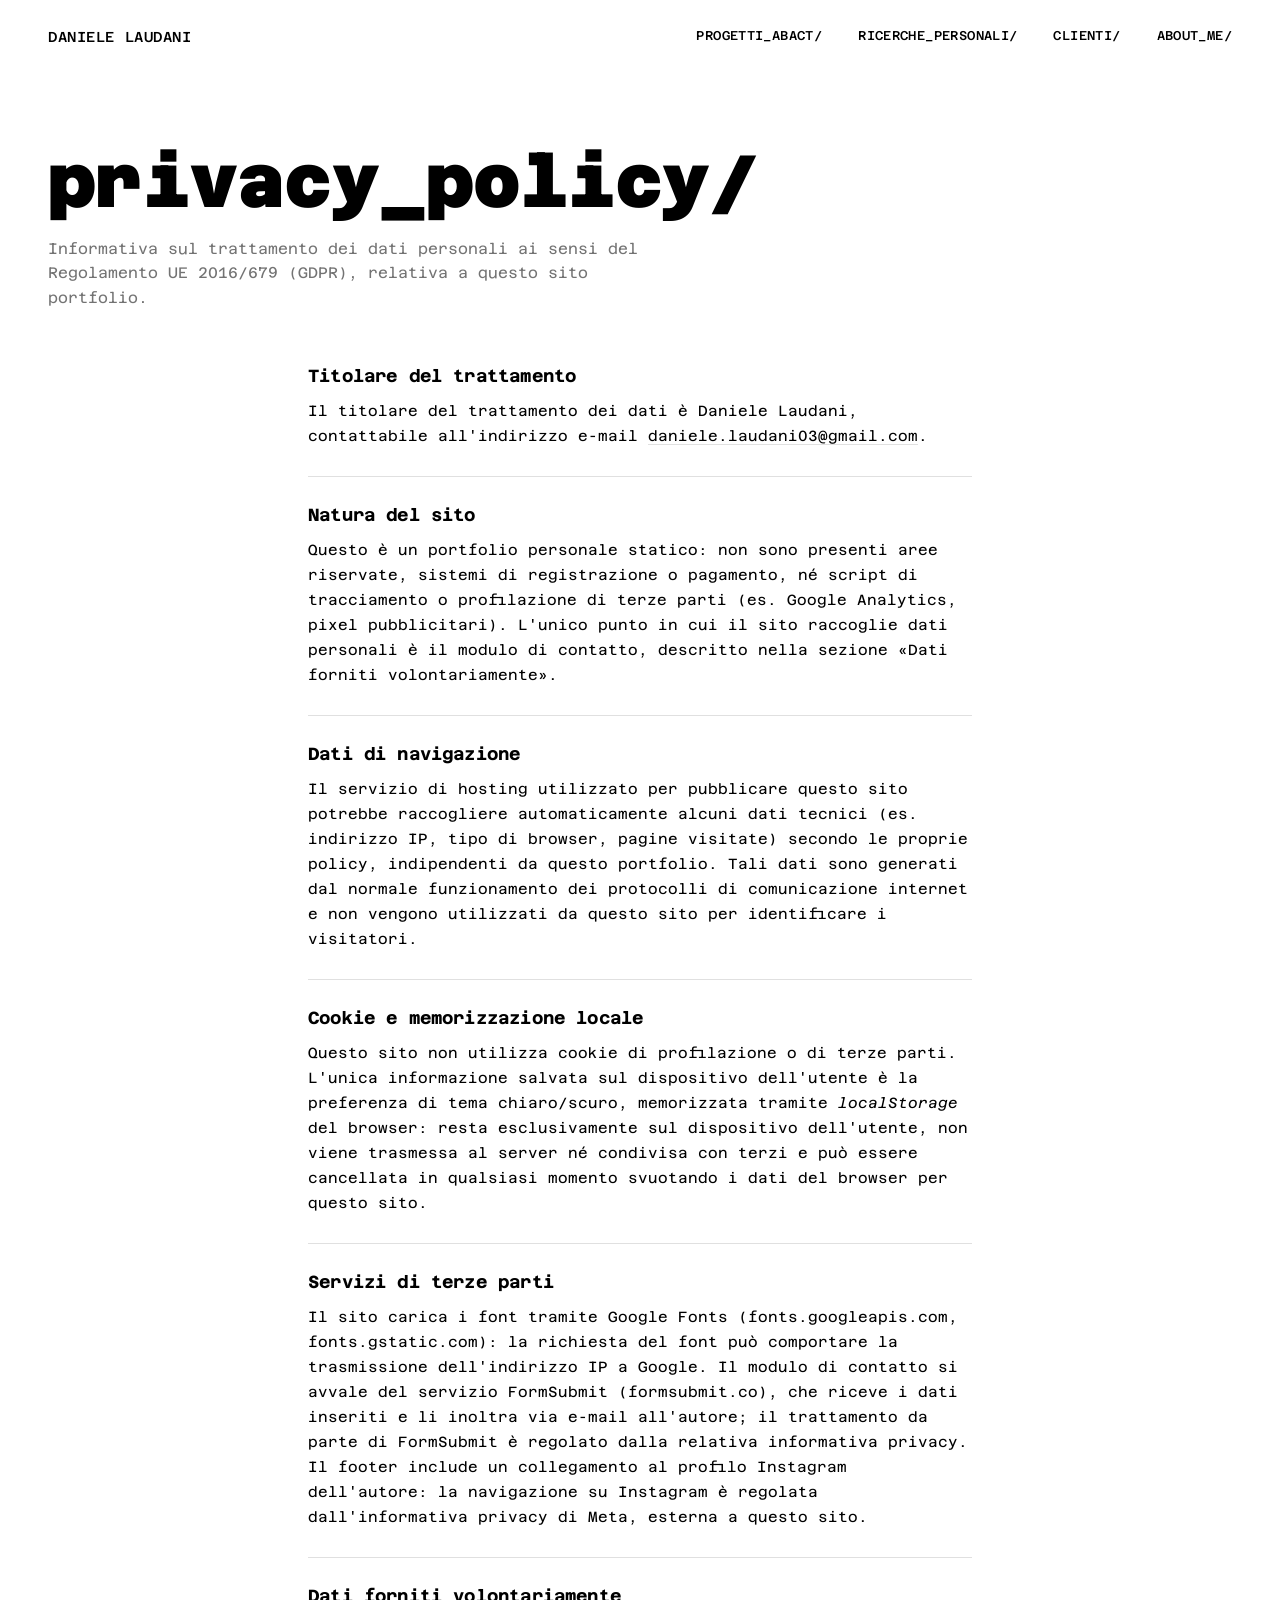
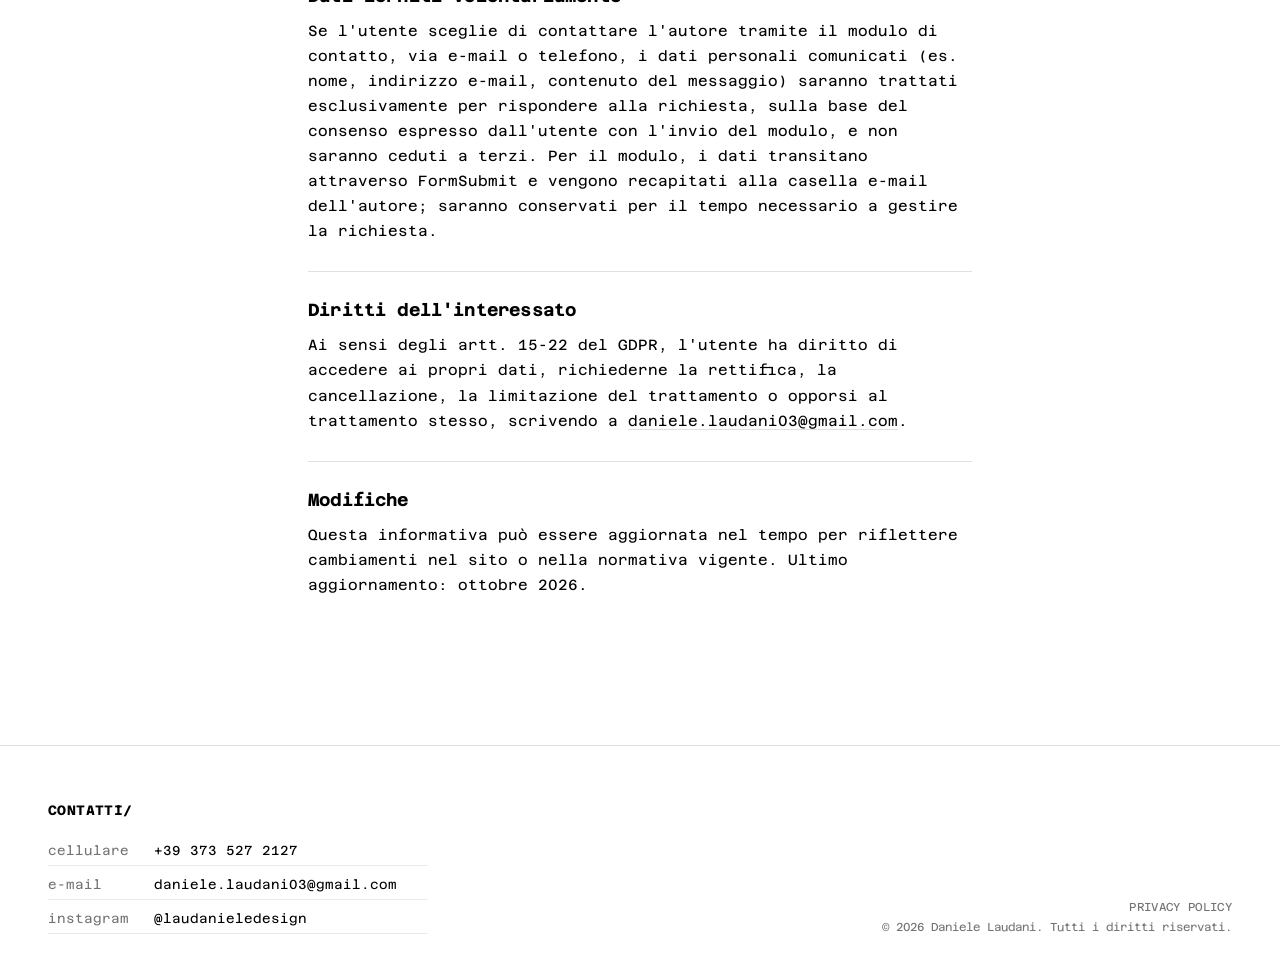
<file: privacy-policy.html>
<!DOCTYPE html>
<html lang="it">
<head>
<meta charset="UTF-8">
<meta name="viewport" content="width=device-width, initial-scale=1.0">
<title>Privacy Policy — Daniele Laudani</title>
<meta name="description" content="Informativa sulla privacy del portfolio di Daniele Laudani: dati raccolti, cookie e diritti dell'utente.">
<meta name="robots" content="noindex, follow">
<link rel="icon" type="image/png" href="/favicon-96x96.png?v=3" sizes="96x96" />
<link rel="icon" type="image/svg+xml" href="/favicon.svg?v=3" />
<link rel="shortcut icon" href="/favicon.ico?v=3" />
<link rel="apple-touch-icon" sizes="180x180" href="/apple-touch-icon.png?v=3" />
<link rel="manifest" href="/site.webmanifest?v=3" />
<script>
  try {
    if (localStorage.getItem('theme') === 'dark') {
      document.documentElement.setAttribute('data-theme', 'dark');
    }
  } catch (e) {}
</script>

<link rel="preconnect" href="https://fonts.googleapis.com">
<link rel="preconnect" href="https://fonts.gstatic.com" crossorigin>
<link href="https://fonts.googleapis.com/css2?family=Azeret+Mono:wght@400;500;600;900&display=swap" rel="stylesheet">
<link rel="stylesheet" href="style.css?v=3">
</head>
<body>

  <header class="nav">
    <a class="nav__name" href="/#top">Daniele Laudani</a>
    <nav class="nav__links" aria-label="Sezioni portfolio">
      <a href="/#progetti-abact">PROGETTI_ABACT/</a>
      <a href="/#ricerche-personali">RICERCHE_PERSONALI/</a>
      <a href="/#clienti">CLIENTI/</a>
      <a href="/#about-me">ABOUT_ME/</a>
    </nav>
  </header>

  <main>
    <div class="page-header">
      <h1 class="page-header__title">privacy_policy/</h1>
      <p class="page-header__desc">Informativa sul trattamento dei dati personali ai sensi del Regolamento UE 2016/679 (GDPR), relativa a questo sito portfolio.</p>
    </div>

    <div class="legal">
      <section class="legal__section">
        <h2 class="legal__title">Titolare del trattamento</h2>
        <p class="legal__text">Il titolare del trattamento dei dati è Daniele Laudani, contattabile all'indirizzo e-mail <a href="mailto:daniele.laudani03@gmail.com">daniele.laudani03@gmail.com</a>.</p>
      </section>

      <section class="legal__section">
        <h2 class="legal__title">Natura del sito</h2>
        <p class="legal__text">Questo è un portfolio personale statico: non sono presenti aree riservate, sistemi di registrazione o pagamento, né script di tracciamento o profilazione di terze parti (es. Google Analytics, pixel pubblicitari). L'unico punto in cui il sito raccoglie dati personali è il modulo di contatto, descritto nella sezione «Dati forniti volontariamente».</p>
      </section>

      <section class="legal__section">
        <h2 class="legal__title">Dati di navigazione</h2>
        <p class="legal__text">Il servizio di hosting utilizzato per pubblicare questo sito potrebbe raccogliere automaticamente alcuni dati tecnici (es. indirizzo IP, tipo di browser, pagine visitate) secondo le proprie policy, indipendenti da questo portfolio. Tali dati sono generati dal normale funzionamento dei protocolli di comunicazione internet e non vengono utilizzati da questo sito per identificare i visitatori.</p>
      </section>

      <section class="legal__section">
        <h2 class="legal__title">Cookie e memorizzazione locale</h2>
        <p class="legal__text">Questo sito non utilizza cookie di profilazione o di terze parti. L'unica informazione salvata sul dispositivo dell'utente è la preferenza di tema chiaro/scuro, memorizzata tramite <em>localStorage</em> del browser: resta esclusivamente sul dispositivo dell'utente, non viene trasmessa al server né condivisa con terzi e può essere cancellata in qualsiasi momento svuotando i dati del browser per questo sito.</p>
      </section>

      <section class="legal__section">
        <h2 class="legal__title">Servizi di terze parti</h2>
        <p class="legal__text">Il sito carica i font tramite Google Fonts (fonts.googleapis.com, fonts.gstatic.com): la richiesta del font può comportare la trasmissione dell'indirizzo IP a Google. Il modulo di contatto si avvale del servizio FormSubmit (formsubmit.co), che riceve i dati inseriti e li inoltra via e-mail all'autore; il trattamento da parte di FormSubmit è regolato dalla relativa informativa privacy. Il footer include un collegamento al profilo Instagram dell'autore: la navigazione su Instagram è regolata dall'informativa privacy di Meta, esterna a questo sito.</p>
      </section>

      <section class="legal__section">
        <h2 class="legal__title">Dati forniti volontariamente</h2>
        <p class="legal__text">Se l'utente sceglie di contattare l'autore tramite il modulo di contatto, via e-mail o telefono, i dati personali comunicati (es. nome, indirizzo e-mail, contenuto del messaggio) saranno trattati esclusivamente per rispondere alla richiesta, sulla base del consenso espresso dall'utente con l'invio del modulo, e non saranno ceduti a terzi. Per il modulo, i dati transitano attraverso FormSubmit e vengono recapitati alla casella e-mail dell'autore; saranno conservati per il tempo necessario a gestire la richiesta.</p>
      </section>

      <section class="legal__section">
        <h2 class="legal__title">Diritti dell'interessato</h2>
        <p class="legal__text">Ai sensi degli artt. 15-22 del GDPR, l'utente ha diritto di accedere ai propri dati, richiederne la rettifica, la cancellazione, la limitazione del trattamento o opporsi al trattamento stesso, scrivendo a <a href="mailto:daniele.laudani03@gmail.com">daniele.laudani03@gmail.com</a>.</p>
      </section>

      <section class="legal__section">
        <h2 class="legal__title">Modifiche</h2>
        <p class="legal__text">Questa informativa può essere aggiornata nel tempo per riflettere cambiamenti nel sito o nella normativa vigente. Ultimo aggiornamento: ottobre 2026.</p>
      </section>
    </div>
  </main>

  <footer class="footer">
    <div class="footer__inner">
      <div>
        <div class="footer__label">CONTATTI/</div>
        <dl class="footer__contacts">
          <div class="footer__row">
            <dt>cellulare</dt>
            <dd><a href="tel:+393735272127">+39 373 527 2127</a></dd>
          </div>
          <div class="footer__row">
            <dt>e-mail</dt>
            <dd><a href="mailto:daniele.laudani03@gmail.com">daniele.laudani03@gmail.com</a></dd>
          </div>
          <div class="footer__row">
            <dt>instagram</dt>
            <dd><a href="https://instagram.com/laudanieledesign" target="_blank" rel="noopener noreferrer">@laudanieledesign</a></dd>
          </div>
        </dl>
      </div>
      <div class="footer__legal">
        <a class="footer__privacy-link" href="privacy-policy.html">Privacy Policy</a>
        <p class="footer__copy">&copy; 2026 Daniele Laudani. Tutti i diritti riservati.</p>
      </div>
    </div>
  </footer>

</body>
</html>
</file>
<file: style.css>
/* =========================================================
   Daniele Laudani — Portfolio
   Shared stylesheet
   ========================================================= */

:root{
  --bg: #ffffff;
  --bg-rgb: 255,255,255;
  --fg: #000000;
  --rule: rgba(0,0,0,0.12);
  --rule-soft: rgba(0,0,0,0.08);
  --muted: rgba(0,0,0,0.55);
  --nav-pad-x: 48px;
  --nav-pad-y: 28px;
  --page-pad-x: 48px;
  --nav-height: 84px;
}

:root[data-theme="dark"]{
  --bg: #0a0a0a;
  --bg-rgb: 10,10,10;
  --fg: #ffffff;
  --rule: rgba(255,255,255,0.16);
  --rule-soft: rgba(255,255,255,0.1);
  --muted: rgba(255,255,255,0.55);
}

*{ margin:0; padding:0; box-sizing:border-box; }

html{ scroll-behavior: smooth; }

html, body{ background: var(--bg); color: var(--fg); }

@media (prefers-reduced-motion: reduce){
  html{ scroll-behavior: auto; }
}

::selection{ background: var(--fg); color: var(--bg); }
::-moz-selection{ background: var(--fg); color: var(--bg); }

body{
  font-family: 'Azeret Mono', monospace;
  -webkit-font-smoothing: antialiased;
  min-height: 100%;
  display: flex;
  flex-direction: column;
}

main{ flex: 1; }

a{ color: inherit; text-decoration: none; }

img{ max-width: 100%; display: block; }

.visually-hidden{
  position: absolute;
  width: 1px;
  height: 1px;
  margin: -1px;
  padding: 0;
  overflow: hidden;
  clip: rect(0 0 0 0);
  white-space: nowrap;
  border: 0;
}

/* ---------- NAVBAR ---------- */
.nav{
  position: sticky;
  top: 0; left: 0; right: 0;
  z-index: 10;
  display: flex;
  align-items: center;
  justify-content: space-between;
  padding: var(--nav-pad-y) var(--nav-pad-x);
  background: var(--bg);
  border-bottom: 1px solid transparent;
}

.nav__name{
  font-weight: 500;
  font-size: 0.9rem;
  letter-spacing: 0.04em;
  text-transform: uppercase;
  white-space: nowrap;
}

.nav__links{
  display: flex;
  align-items: center;
  gap: 36px;
}

.nav__links a{
  position: relative;
  font-size: 0.8rem;
  font-weight: 500;
  letter-spacing: 0.03em;
  text-transform: uppercase;
  padding-bottom: 3px;
}

.nav__links a::after{
  content: '';
  position: absolute;
  left: 0; bottom: 0;
  width: 0; height: 1px;
  background: var(--fg);
  transition: width 0.25s ease;
}

.nav__links a:hover::after,
.nav__links a:focus-visible::after{ width: 100%; }

.nav__links a[aria-current="page"]::after{ width: 100%; }

.nav__links a:focus-visible{
  outline: 2px solid var(--fg);
  outline-offset: 4px;
}

/* ---------- ONE-PAGE SECTIONS ---------- */
.page-section{
  scroll-margin-top: var(--nav-height);
  border-top: 1px solid var(--rule);
}

/* ---------- HOME HERO ---------- */
.hero{
  position: relative;
  scroll-margin-top: var(--nav-height);
  min-height: calc(100vh - 84px);
  display: flex;
  align-items: center;
  justify-content: center;
  overflow: hidden;
}

.hero__dotgrid{
  position: absolute;
  inset: 0;
  background-image: radial-gradient(var(--fg) 1px, transparent 1.2px);
  background-size: 26px 26px;
  opacity: 0.055;
  pointer-events: none;
}

.hero__content{ position: relative; text-align: center; padding: 0 24px; }

.hero__title{
  font-family: 'Azeret Mono', monospace;
  font-weight: 900;
  font-size: clamp(3.2rem, 15vw, 11.5rem);
  line-height: 0.9;
  letter-spacing: -0.02em;
}

.hero__title[contenteditable="true"]{
  cursor: text;
  caret-color: var(--fg);
}

.hero__title[contenteditable="true"]:focus{
  outline: none;
}

.cursor{ display: inline-block; animation: blink 1s steps(1) infinite; }
@keyframes blink{ 50%{ opacity: 0; } }

.hero__meta{
  margin-top: 26px;
  font-size: 0.85rem;
  font-weight: 400;
  letter-spacing: 0.2em;
  text-transform: uppercase;
  opacity: 0.55;
}

.hero__theme-toggle{
  position: absolute;
  left: 50%;
  bottom: 16px;
  transform: translateX(-50%);
}

.not-found__link{
  margin-top: 18px;
  font-size: 0.85rem;
}

.not-found__link a{ border-bottom: 1px solid var(--fg); }
.not-found__link a:hover{ opacity: 0.6; }

@media (prefers-reduced-motion: reduce){ .cursor{ animation: none; } }

/* ---------- SECTION PAGE HEADER ---------- */
.page-header{
  padding: 72px var(--page-pad-x) 56px;
  max-width: 1400px;
  margin: 0 auto;
}

.page-header__title{
  font-weight: 900;
  font-size: clamp(1.6rem, 7vw, 4.6rem);
  line-height: 0.95;
  letter-spacing: -0.01em;
  white-space: nowrap;
}

.page-header__desc{
  margin-top: 20px;
  max-width: 640px;
  font-size: 0.95rem;
  line-height: 1.6;
  color: var(--muted);
}

/* ---------- ABOUT ME ---------- */
.about{
  max-width: 1400px;
  margin: 0 auto;
  padding: 72px var(--page-pad-x) 80px;
  display: grid;
  grid-template-columns: minmax(280px, 0.9fr) 1.3fr;
  gap: 64px;
  align-items: center;
}

.about__title{
  font-weight: 900;
  font-size: clamp(2.4rem, 7vw, 4.6rem);
  line-height: 0.95;
  letter-spacing: -0.01em;
  margin-bottom: 20px;
}

.about__subtitle{
  font-size: 0.95rem;
  font-weight: 500;
  color: var(--muted);
  margin-bottom: 32px;
}

.about__lead{
  font-size: 0.95rem;
  font-weight: 700;
  margin-bottom: 16px;
}

.about__desc{
  font-size: 0.92rem;
  line-height: 1.7;
  color: var(--fg);
}

.about__image img{
  width: 100%;
  height: auto;
  display: block;
  border: 1px solid var(--rule-soft);
}

@media (max-width: 900px){
  .about{ grid-template-columns: 1fr; gap: 40px; padding: 48px 24px 56px; }
}

/* ---------- CONTACT FORM ---------- */
.contact{
  max-width: 1400px;
  margin: 0 auto;
  padding: 0 var(--page-pad-x) 96px;
}

.contact__title{
  font-weight: 900;
  font-size: clamp(1.6rem, 5vw, 3rem);
  line-height: 0.95;
  letter-spacing: -0.01em;
  padding-top: 56px;
  border-top: 1px solid var(--rule);
}

.contact__intro{
  margin: 16px 0 32px;
  max-width: 640px;
  font-size: 0.92rem;
  line-height: 1.6;
  color: var(--muted);
}

.contact__form{
  display: grid;
  grid-template-columns: 1fr 1fr;
  gap: 24px;
  max-width: 760px;
}

.field{ display: flex; flex-direction: column; gap: 8px; min-width: 0; }
.field--full{ grid-column: 1 / -1; }

.field label{
  font-size: 0.72rem;
  text-transform: uppercase;
  letter-spacing: 0.03em;
  color: var(--muted);
}

.field input,
.field textarea{
  width: 100%;
  font: inherit;
  font-size: 0.92rem;
  color: var(--fg);
  background: transparent;
  border: 1px solid var(--rule);
  border-radius: 0;
  padding: 12px 14px;
  resize: vertical;
}

.field input:focus,
.field textarea:focus{
  outline: none;
  border-color: var(--fg);
}

.contact__actions{
  display: flex;
  align-items: center;
  flex-wrap: wrap;
  gap: 16px 24px;
}

.contact__submit{
  font: inherit;
  font-size: 0.8rem;
  font-weight: 700;
  text-transform: uppercase;
  letter-spacing: 0.03em;
  color: var(--bg);
  background: var(--fg);
  border: 1px solid var(--fg);
  padding: 14px 28px;
  cursor: pointer;
}

.contact__submit:hover,
.contact__submit:focus-visible{ opacity: 0.7; }
.contact__submit:disabled{ opacity: 0.4; cursor: wait; }

.contact__status{ font-size: 0.82rem; }

.contact__note{
  font-size: 0.72rem;
  line-height: 1.5;
  color: var(--muted);
}

.contact__note a{ border-bottom: 1px solid var(--rule); }

@media (max-width: 900px){
  .contact{ padding: 0 24px 64px; }
}

@media (max-width: 560px){
  .contact__form{ grid-template-columns: 1fr; }
  .contact__submit{ width: 100%; }
}

/* ---------- LEGAL PAGES ---------- */
.legal{
  max-width: 760px;
  margin: 0 auto;
  padding: 0 var(--page-pad-x) 80px;
}

.legal__section{
  padding: 28px 0;
  border-top: 1px solid var(--rule);
}

.legal__section:first-child{ border-top: none; padding-top: 0; }

.legal__title{
  font-weight: 700;
  font-size: 1.1rem;
  letter-spacing: 0.01em;
  margin-bottom: 12px;
}

.legal__text{
  font-size: 0.92rem;
  line-height: 1.7;
  color: var(--fg);
}

.legal__text a{ border-bottom: 1px solid var(--rule); }
.legal__text a:hover{ opacity: 0.6; }

@media (max-width: 700px){
  .legal{ padding: 0 24px 56px; }
}

/* ---------- PROJECT BLOCKS ---------- */
.projects{
  max-width: 1400px;
  margin: 0 auto;
  padding: 0 var(--page-pad-x) 40px;
}

.project{
  padding: 20px 0;
  border-top: 1px solid var(--rule);
}

.project__grid{
  display: grid;
  grid-template-columns: minmax(240px, 0.85fr) 1.5fr;
  gap: 56px;
  align-items: start;
}

.project__title{
  margin: 0;
}

.project__header{
  display: block;
  width: 100%;
  background: none;
  border: none;
  margin: 0;
  padding: 12px 0;
  font: inherit;
  color: inherit;
  text-align: left;
  cursor: pointer;
}

.project__header:focus-visible{
  outline: 2px solid var(--fg);
  outline-offset: 4px;
}

.project__header-text{
  position: relative;
  display: inline-block;
  font-weight: 700;
  font-size: clamp(1.1rem, 2.4vw, 1.8rem);
  letter-spacing: 0.01em;
  text-transform: uppercase;
  padding-bottom: 4px;
}

.project__header-text::after{
  content: '';
  position: absolute;
  left: 0; bottom: 0;
  width: 0; height: 1px;
  background: var(--fg);
  transition: width 0.25s ease;
}

.project__header:hover .project__header-text::after,
.project__header:focus-visible .project__header-text::after{ width: 100%; }

.project__collapse{
  display: grid;
  grid-template-rows: 0fr;
  transition: grid-template-rows 0.5s cubic-bezier(0.65, 0, 0.35, 1);
}

.project.is-open .project__collapse{
  grid-template-rows: 1fr;
}

.project__collapse-inner{
  overflow: hidden;
  min-height: 0;
}

.project__collapse-inner .project__grid{
  padding-top: 16px;
  padding-bottom: 24px;
}

.project__desc{
  font-size: 0.92rem;
  line-height: 1.65;
  color: var(--fg);
  margin-bottom: 24px;
}

.project__link{
  display: inline-flex;
  align-items: center;
  gap: 8px;
  font-size: 0.82rem;
  font-weight: 600;
  text-transform: uppercase;
  letter-spacing: 0.03em;
  border-bottom: 1px solid var(--fg);
  padding-bottom: 2px;
  margin-bottom: 28px;
}

.project__link:hover{ opacity: 0.6; }

/* spec / notes list — echoes the underlined label rows from the source deck */
.specs{ margin-top: 8px; }

.specs__row{
  display: grid;
  grid-template-columns: minmax(120px, 45%) 1fr;
  gap: 12px 20px;
  padding: 9px 0;
  border-bottom: 1px solid var(--rule-soft);
  font-size: 0.8rem;
}

.specs__row:first-child{ border-top: 1px solid var(--rule-soft); }

.specs__row dt{
  color: var(--muted);
  text-transform: none;
}

.specs__row dd{ font-weight: 500; }

/* image groups */
.project__images{
  display: grid;
  gap: 18px;
}

.project__images.cols-1{ grid-template-columns: 1fr; }
.project__images.cols-2{ grid-template-columns: repeat(2, 1fr); }
.project__images.cols-3{ grid-template-columns: repeat(3, 1fr); }

.project__images.gallery{
  grid-template-columns: repeat(auto-fit, minmax(150px, 1fr));
}

.project__images.feature{
  grid-template-columns: 1.4fr 1fr;
}

.project__images.feature .feature__stack{
  display: flex;
  flex-direction: column;
  gap: 18px;
}

.project__images figure{ display: flex; flex-direction: column; gap: 8px; }

.project__images img{
  width: 100%;
  height: auto;
  border: 1px solid var(--rule-soft);
}

.project__images figcaption{
  font-size: 0.7rem;
  color: var(--muted);
  letter-spacing: 0.02em;
}

@media (max-width: 900px){
  .project__grid{ grid-template-columns: 1fr; gap: 32px; }
  .project__images.cols-2,
  .project__images.cols-3{ grid-template-columns: repeat(2, 1fr); }
  .project__images.feature{ grid-template-columns: 1fr; }
  .project{ padding: 12px 0; }
  .project__header{ padding: 8px 0; }
}

@media (max-width: 560px){
  .project__images.cols-2,
  .project__images.cols-3{ grid-template-columns: 1fr; }
  .specs__row{ grid-template-columns: 1fr; }
}

/* ---------- FOOTER ---------- */
.footer{
  border-top: 1px solid var(--rule);
  padding: 56px var(--page-pad-x) 40px;
  margin-top: 40px;
}

.footer__inner{
  max-width: 1400px;
  margin: 0 auto;
  display: grid;
  grid-template-columns: 1fr auto;
  gap: 40px;
  align-items: end;
}

.footer__label{
  font-weight: 700;
  font-size: 0.85rem;
  text-transform: uppercase;
  letter-spacing: 0.03em;
  margin-bottom: 18px;
}

.footer__contacts{ display: flex; flex-direction: column; gap: 4px; }

.footer__row{
  display: grid;
  grid-template-columns: 90px 1fr;
  gap: 16px;
  padding: 7px 0;
  border-bottom: 1px solid var(--rule-soft);
  font-size: 0.82rem;
  max-width: 380px;
}

.footer__row dt{ color: var(--muted); }

.footer__row dd:hover{ opacity: 0.6; }

.footer__legal{
  display: flex;
  flex-direction: column;
  align-items: flex-end;
  gap: 6px;
}

.footer__privacy-link{
  font-size: 0.72rem;
  text-transform: uppercase;
  letter-spacing: 0.03em;
  color: var(--muted);
}

.footer__privacy-link:hover{ color: var(--fg); }

.footer__copy{
  font-size: 0.72rem;
  color: var(--muted);
  text-align: right;
  white-space: nowrap;
}

/* ---------- THEME TOGGLE ---------- */
.theme-toggle{
  display: flex;
  align-items: center;
  gap: 12px;
}

.theme-toggle__label{
  font-size: 0.72rem;
  text-transform: uppercase;
  letter-spacing: 0.03em;
  color: var(--muted);
  white-space: nowrap;
}

.theme-toggle__switch{
  position: relative;
  flex-shrink: 0;
  width: 40px;
  height: 20px;
  padding: 2px;
  background: none;
  border: 1px solid var(--fg);
  cursor: pointer;
}

.theme-toggle__thumb{
  display: block;
  width: 14px;
  height: 14px;
  background: var(--fg);
  transition: transform 0.25s ease;
}

.theme-toggle__switch[aria-pressed="true"] .theme-toggle__thumb{
  transform: translateX(18px);
}

.theme-toggle__switch:focus-visible{
  outline: 2px solid var(--fg);
  outline-offset: 4px;
}

@media (max-width: 700px){
  .nav{
    flex-direction: column;
    align-items: flex-start;
    gap: 18px;
    padding: 22px 24px;
  }
  .nav__links{
    flex-wrap: wrap;
    gap: 14px 22px;
    align-self: flex-end;
    text-align: right;
  }
  .page-header{ padding: 48px 24px 40px; }
  .projects{ padding: 0 24px 24px; }
  .footer{ padding: 40px 24px calc(32px + env(safe-area-inset-bottom)); margin-top: 24px; }
  .footer__inner{ grid-template-columns: minmax(0, 1fr); gap: 28px; align-items: start; }
  .footer__label{ margin-bottom: 12px; }
  .footer__row{ grid-template-columns: 76px minmax(0, 1fr); gap: 12px; max-width: none; }
  .footer__row dd{ overflow-wrap: anywhere; }
  .footer__legal{ align-items: flex-start; margin-top: 0; }
  .footer__copy{ text-align: left; white-space: normal; line-height: 1.5; }
}

/* ---------- LIGHTBOX ---------- */
.project__images img{ cursor: zoom-in; }

.lightbox{
  position: fixed;
  inset: 0;
  z-index: 100;
  display: flex;
  align-items: center;
  justify-content: center;
  padding: 56px;
  background: rgba(var(--bg-rgb), 0.88);
  backdrop-filter: blur(24px) saturate(140%);
  -webkit-backdrop-filter: blur(24px) saturate(140%);
  opacity: 0;
  visibility: hidden;
  transition: opacity 0.4s ease, visibility 0.4s ease, backdrop-filter 0.4s ease;
}

.lightbox.is-visible{
  opacity: 1;
  visibility: visible;
}

.lightbox__img{
  display: block;
  max-width: 100%;
  max-height: 100%;
  width: auto;
  height: auto;
  border: 1px solid var(--rule);
  box-shadow: 0 30px 80px rgba(0,0,0,0.4);
  transform: scale(0.94);
  transition: transform 0.4s cubic-bezier(0.16, 1, 0.3, 1);
}

.lightbox.is-visible .lightbox__img{
  transform: scale(1);
}

.lightbox__close{
  position: fixed;
  top: 24px; right: 24px;
  width: 42px; height: 42px;
  display: flex;
  align-items: center;
  justify-content: center;
  background: none;
  border: 1px solid var(--fg);
  color: var(--fg);
  font-family: inherit;
  font-size: 1.4rem;
  line-height: 1;
  cursor: pointer;
}

.lightbox__close:hover,
.lightbox__close:focus-visible{ opacity: 0.6; }

.lightbox__close:focus-visible{
  outline: 2px solid var(--fg);
  outline-offset: 4px;
}

body.lightbox-open{ overflow: hidden; }

@media (max-width: 700px){
  .lightbox{ padding: 24px; }
  .lightbox__close{ top: 16px; right: 16px; }
}
</file>
